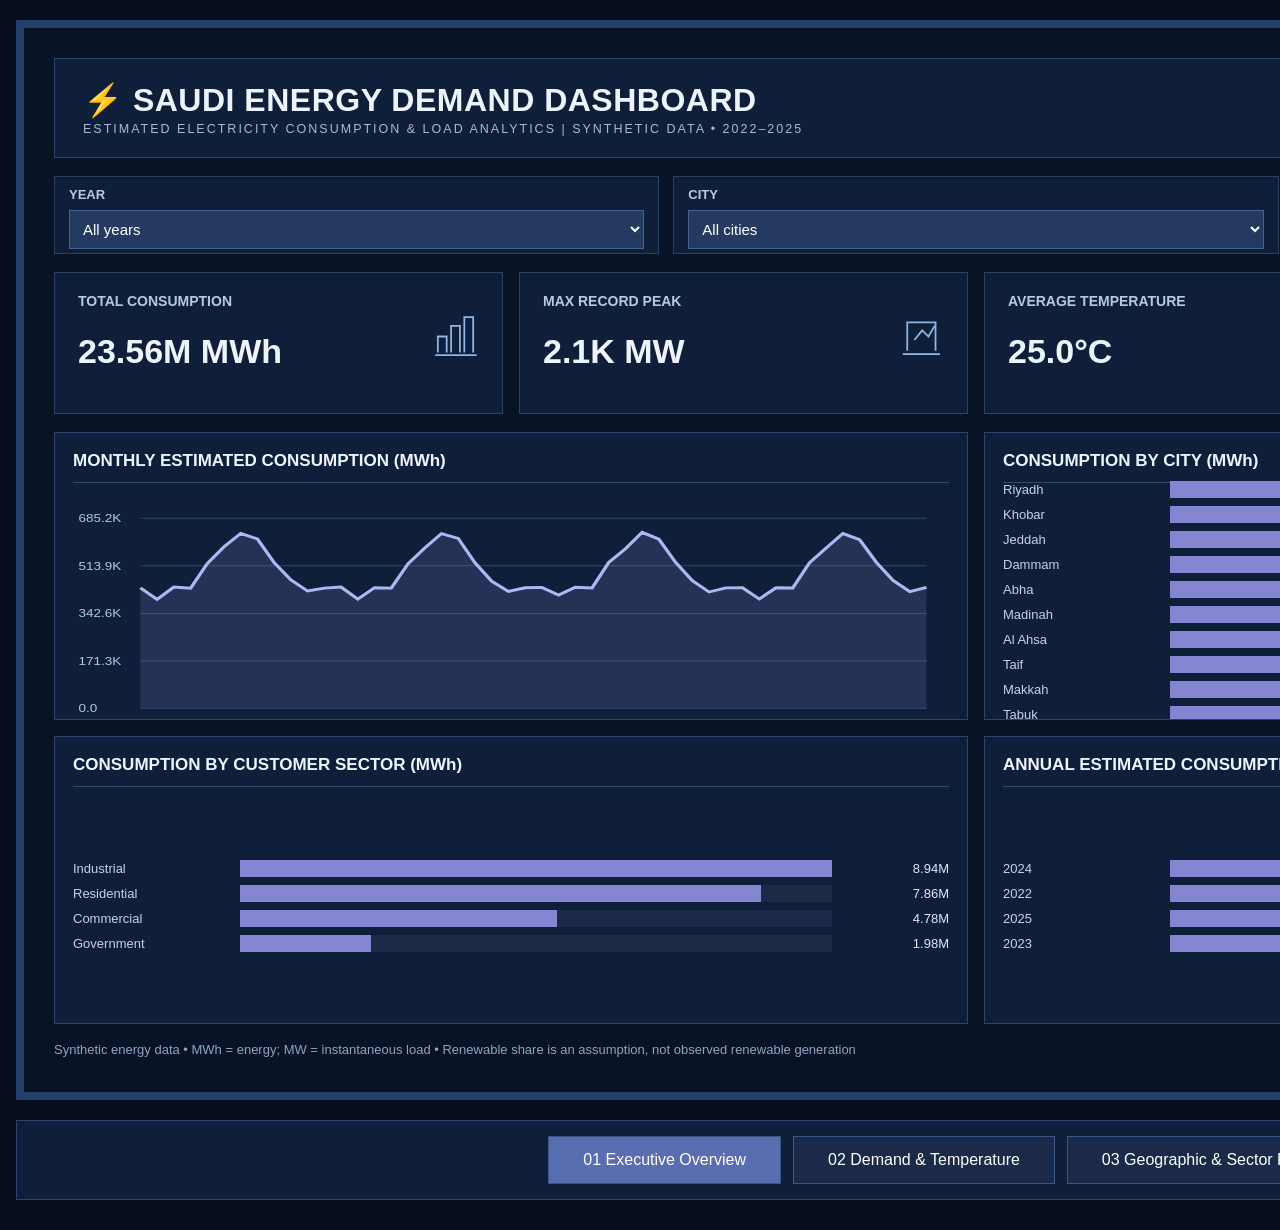
<file: index.html>
<!doctype html><html lang="en"><head><meta charset="utf-8"><meta name="viewport" content="width=device-width, initial-scale=1"><meta http-equiv="refresh" content="0;url=dashboard/index.html"><title>Saudi Energy Demand & Load Analytics</title><link rel="canonical" href="dashboard/index.html"><style>body{font:16px system-ui,sans-serif;background:#f1f6f1;color:#174b3c;min-height:100vh;display:grid;place-items:center;margin:0}main{padding:2rem;text-align:center}a{color:#147e69}</style></head><body><main><h1>Saudi Energy Demand & Load Analytics</h1><p>Opening interactive dashboard…</p><p><a href="dashboard/index.html">Open dashboard</a></p></main></body></html>
</file>
